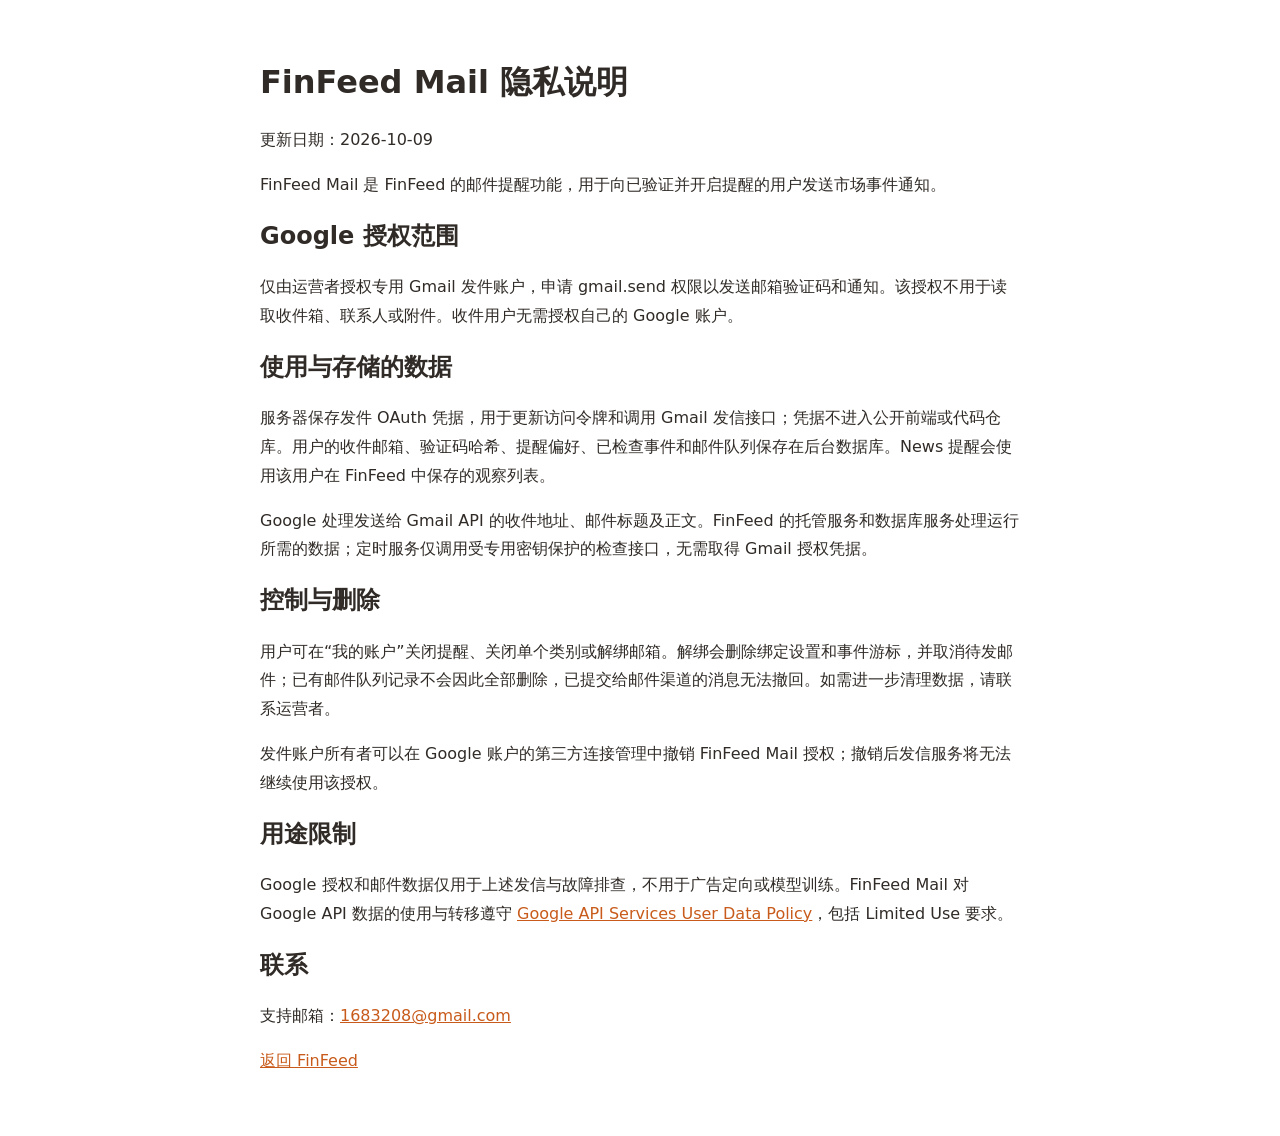
<file: frontend/privacy.html>
<!doctype html><html lang="zh-CN"><meta charset="utf-8"><meta name="viewport" content="width=device-width,initial-scale=1"><title>FinFeed Mail · 隐私说明</title><style>body{max-width:760px;margin:60px auto;padding:0 24px;font:16px/1.8 system-ui;color:#302b27}a{color:#c85b1b}h1,h2{line-height:1.4}</style><main><h1>FinFeed Mail 隐私说明</h1><p>更新日期：2026-10-09</p><p>FinFeed Mail 是 FinFeed 的邮件提醒功能，用于向已验证并开启提醒的用户发送市场事件通知。</p><h2>Google 授权范围</h2><p>仅由运营者授权专用 Gmail 发件账户，申请 gmail.send 权限以发送邮箱验证码和通知。该授权不用于读取收件箱、联系人或附件。收件用户无需授权自己的 Google 账户。</p><h2>使用与存储的数据</h2><p>服务器保存发件 OAuth 凭据，用于更新访问令牌和调用 Gmail 发信接口；凭据不进入公开前端或代码仓库。用户的收件邮箱、验证码哈希、提醒偏好、已检查事件和邮件队列保存在后台数据库。News 提醒会使用该用户在 FinFeed 中保存的观察列表。</p><p>Google 处理发送给 Gmail API 的收件地址、邮件标题及正文。FinFeed 的托管服务和数据库服务处理运行所需的数据；定时服务仅调用受专用密钥保护的检查接口，无需取得 Gmail 授权凭据。</p><h2>控制与删除</h2><p>用户可在“我的账户”关闭提醒、关闭单个类别或解绑邮箱。解绑会删除绑定设置和事件游标，并取消待发邮件；已有邮件队列记录不会因此全部删除，已提交给邮件渠道的消息无法撤回。如需进一步清理数据，请联系运营者。</p><p>发件账户所有者可以在 Google 账户的第三方连接管理中撤销 FinFeed Mail 授权；撤销后发信服务将无法继续使用该授权。</p><h2>用途限制</h2><p>Google 授权和邮件数据仅用于上述发信与故障排查，不用于广告定向或模型训练。FinFeed Mail 对 Google API 数据的使用与转移遵守 <a href="https://developers.google.com/terms/api-services-user-data-policy">Google API Services User Data Policy</a>，包括 Limited Use 要求。</p><h2>联系</h2><p>支持邮箱：<a href="mailto:1683208@gmail.com">1683208@gmail.com</a></p><p><a href="https://finfeed-research.vercel.app/">返回 FinFeed</a></p></main></html>
</file>
